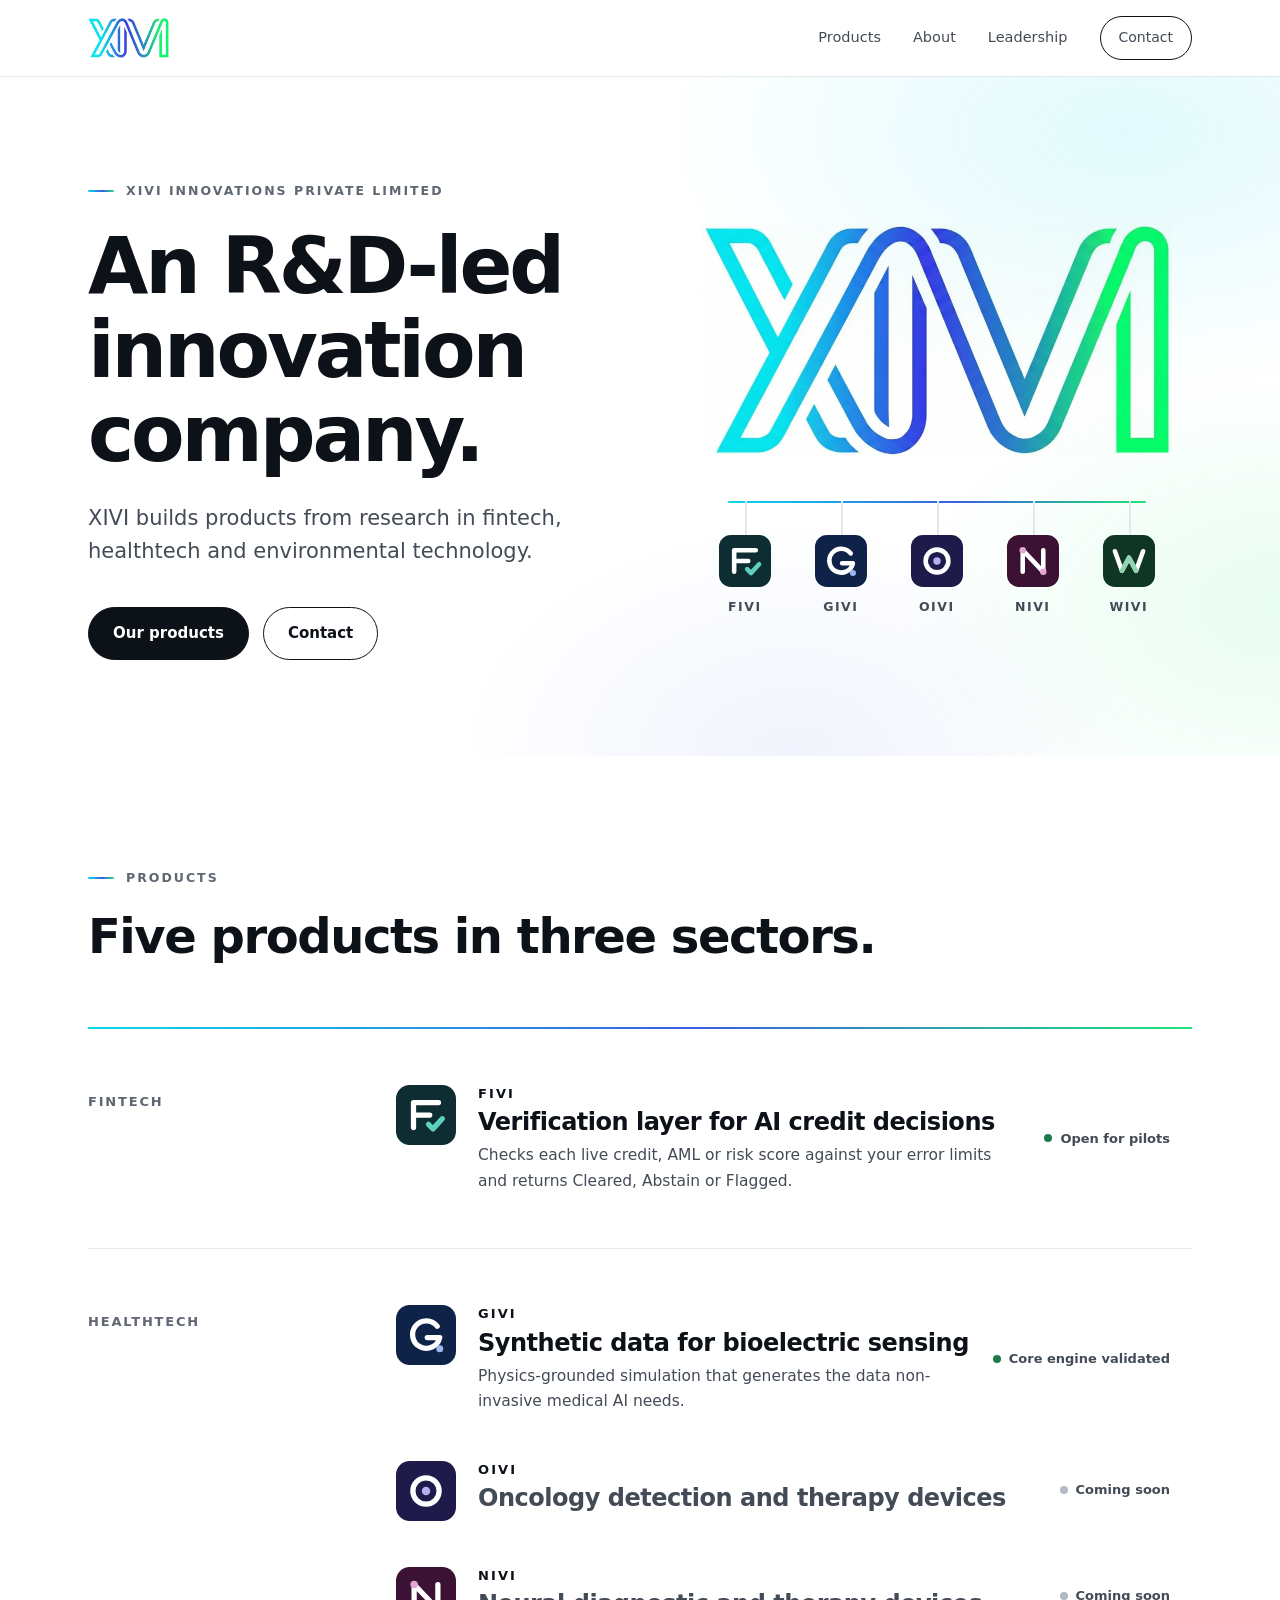
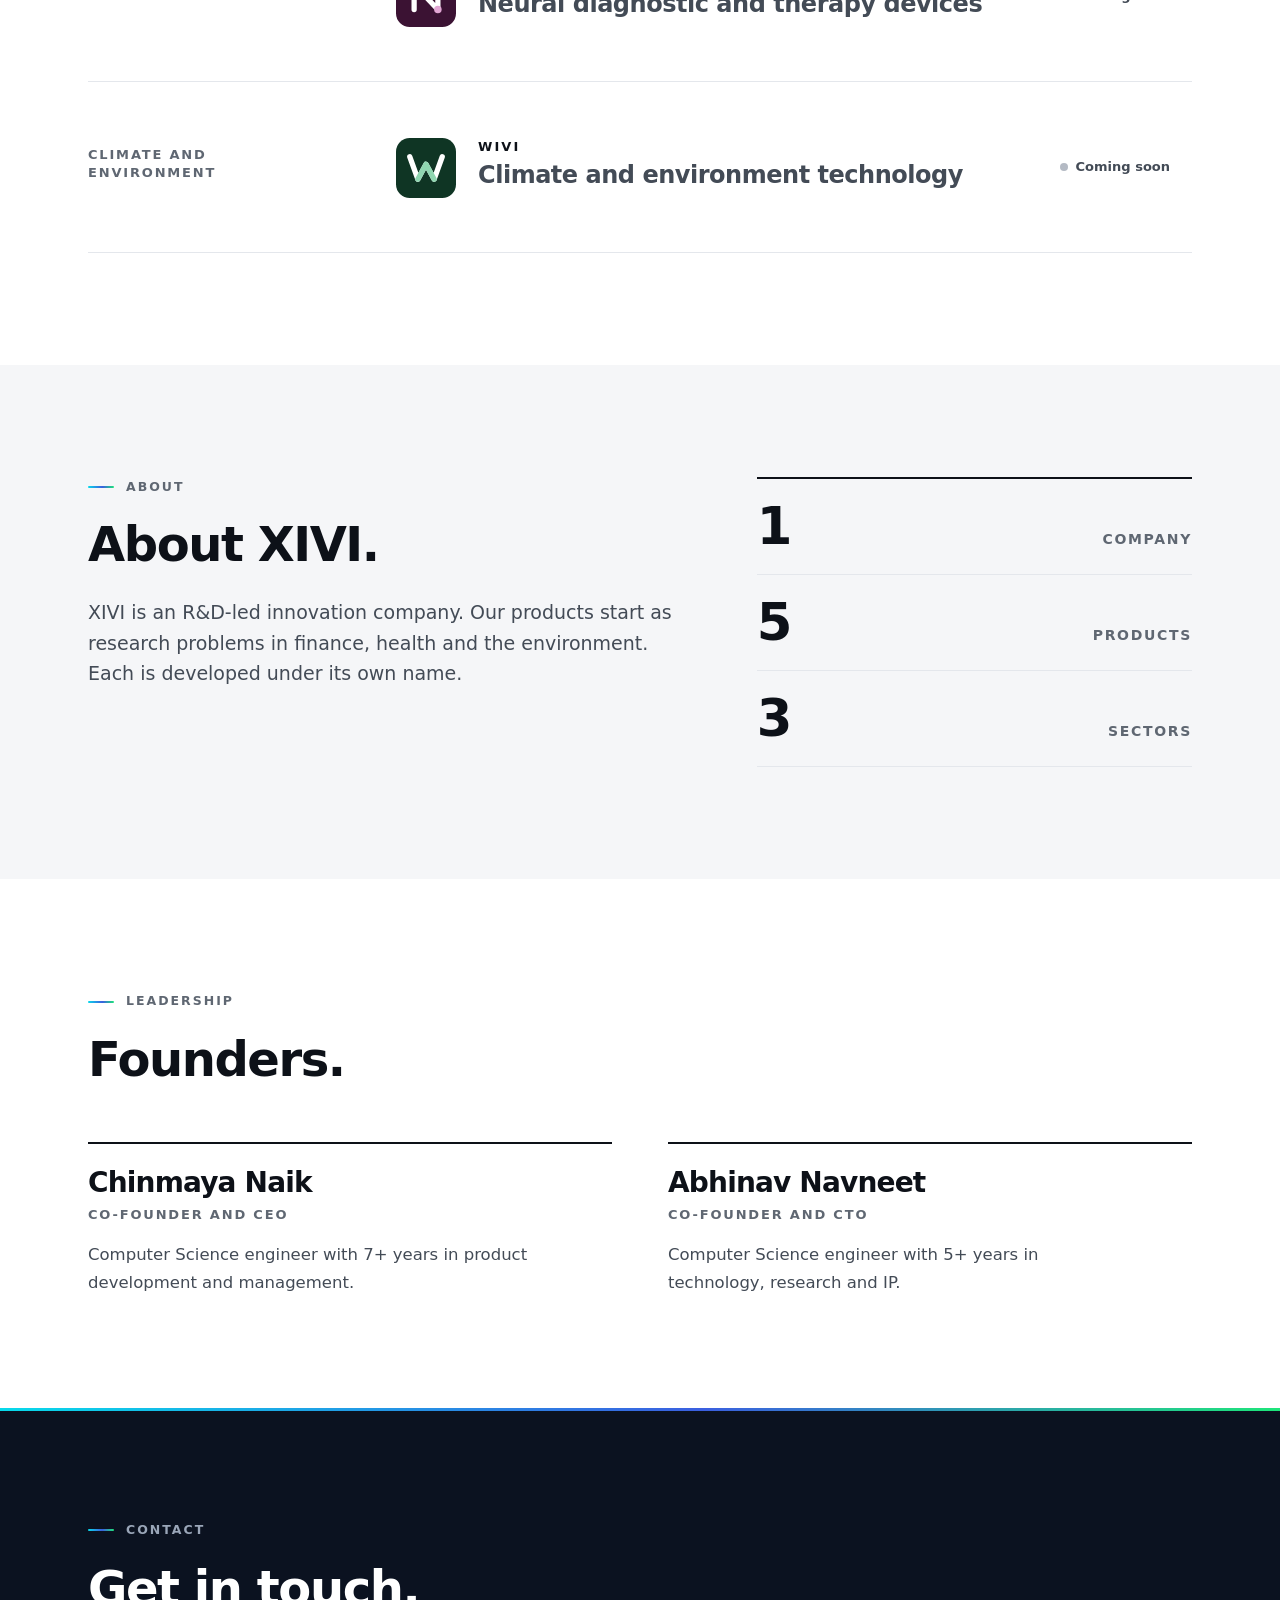
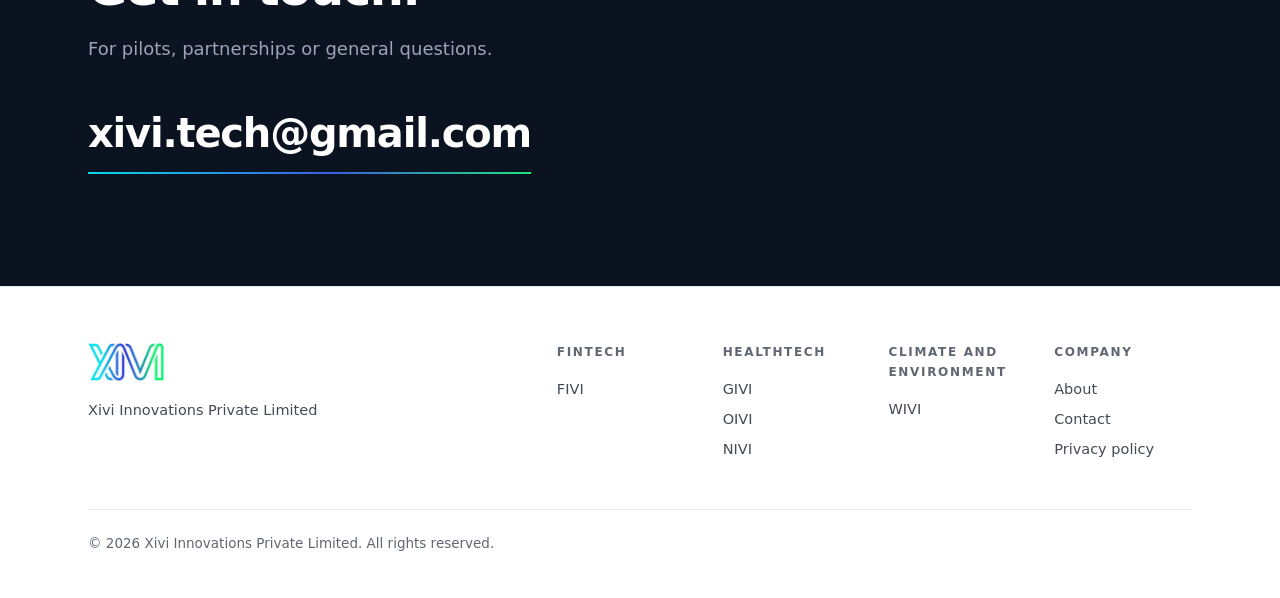
<file: index.html>
<!doctype html>
<html lang="en-IN">
<head>
<meta charset="utf-8">
<meta name="viewport" content="width=device-width, initial-scale=1">
<meta http-equiv="Content-Security-Policy" content="default-src 'none'; script-src 'self'; style-src 'self' https://fonts.googleapis.com; font-src https://fonts.gstatic.com; img-src 'self' data:; connect-src 'none'; form-action 'none'; base-uri 'none'; object-src 'none'; manifest-src 'none'">
<meta name="referrer" content="strict-origin-when-cross-origin">
<meta name="color-scheme" content="only light">
<title>XIVI — R&amp;D-led innovation company | Xivi Innovations</title>
<meta name="description" content="XIVI is an R&amp;D-led innovation company building products in fintech, healthtech and climate technology: FIVI, GIVI, OIVI, NIVI and WIVI.">
<meta name="robots" content="index, follow, max-image-preview:large">
<meta name="theme-color" content="#ffffff">
<link rel="canonical" href="https://xivi.work/">
<link rel="icon" href="assets/xivi-mark.svg" type="image/svg+xml">
<link rel="icon" href="assets/favicon-48.png" sizes="48x48" type="image/png">
<link rel="apple-touch-icon" href="assets/apple-touch-icon.png">
<meta property="og:type" content="website">
<meta property="og:site_name" content="XIVI">
<meta property="og:locale" content="en_IN">
<meta property="og:title" content="XIVI — R&amp;D-led innovation company | Xivi Innovations">
<meta property="og:description" content="XIVI is an R&amp;D-led innovation company building products in fintech, healthtech and climate technology: FIVI, GIVI, OIVI, NIVI and WIVI.">
<meta property="og:url" content="https://xivi.work/">
<meta property="og:image" content="https://xivi.work/assets/og.png">
<meta property="og:image:width" content="1200">
<meta property="og:image:height" content="630">
<meta property="og:image:alt" content="XIVI by Xivi Innovations">
<meta name="twitter:card" content="summary_large_image">
<meta name="twitter:title" content="XIVI — R&amp;D-led innovation company | Xivi Innovations">
<meta name="twitter:description" content="XIVI is an R&amp;D-led innovation company building products in fintech, healthtech and climate technology: FIVI, GIVI, OIVI, NIVI and WIVI.">
<meta name="twitter:image" content="https://xivi.work/assets/og.png">
<script type="application/ld+json">
{
 "@context": "https://schema.org",
 "@graph": [
  {
   "@type": "Organization",
   "@id": "https://xivi.work/#org",
   "name": "Xivi Innovations Private Limited",
   "alternateName": "XIVI",
   "url": "https://xivi.work/",
   "logo": "https://xivi.work/assets/xivi-logo.png",
   "email": "xivi.tech@gmail.com",
   "description": "R&D-led innovation company building products in fintech, healthtech and environmental technology.",
   "brand": [
    {
     "@type": "Brand",
     "name": "FIVI",
     "description": "Verification layer for AI credit decisions"
    },
    {
     "@type": "Brand",
     "name": "GIVI",
     "description": "Synthetic data for bioelectric sensing"
    },
    {
     "@type": "Brand",
     "name": "OIVI",
     "description": "Oncology detection and therapy devices"
    },
    {
     "@type": "Brand",
     "name": "NIVI",
     "description": "Neural diagnostic and therapy devices"
    },
    {
     "@type": "Brand",
     "name": "WIVI",
     "description": "Climate and environment technology"
    }
   ],
   "founder": [
    {
     "@type": "Person",
     "name": "Chinmaya Naik",
     "jobTitle": "Co-Founder and CEO"
    },
    {
     "@type": "Person",
     "name": "Abhinav Navneet",
     "jobTitle": "Co-Founder and CTO"
    }
   ]
  },
  {
   "@type": "WebSite",
   "@id": "https://xivi.work/#website",
   "url": "https://xivi.work/",
   "name": "XIVI",
   "inLanguage": "en-IN",
   "publisher": {
    "@id": "https://xivi.work/#org"
   }
  }
 ]
}
</script>
<link rel="preconnect" href="https://fonts.googleapis.com">
<link rel="preconnect" href="https://fonts.gstatic.com" crossorigin>
<link href="https://fonts.googleapis.com/css2?family=Inter:wght@400;500;600;700&display=swap" rel="stylesheet">
<link rel="stylesheet" href="assets/hub.css?v=8">
<script src="assets/frame.js" defer></script>
</head>
<body>


<header>
  <div class="wrap nav">
    <a class="brand" href="#top" aria-label="XIVI home"><img src="assets/xivi-logo-sm.webp" alt="XIVI" width="320" height="159" decoding="async"></a>
    <nav class="links">
      <a href="#products">Products</a>
      <a href="#about">About</a>
      <a href="#leadership">Leadership</a>
      <a class="btn sm" href="#contact">Contact</a>
    </nav>
  </div>
</header>

<main id="top">

<section class="hero">
  <div class="wrap">
    <div>
      <p class="eyebrow">Xivi Innovations Private Limited</p>
      <h1>An R&amp;D-led innovation company.</h1>
      <p class="lead">XIVI builds products from research in fintech, healthtech and environmental technology.</p>
      <div class="cta">
        <a class="btn solid" href="#products">Our products</a>
        <a class="btn" href="#contact">Contact</a>
      </div>
    </div>

    <div class="family" aria-label="XIVI and its five products">
      <img class="big" src="assets/xivi-logo.webp" alt="XIVI" width="900" height="446" fetchpriority="high" decoding="async">
      <div class="rail">
        <span><img src="assets/fivi-mark.svg" alt="">FIVI</span>
        <span><img src="assets/givi-mark.svg" alt="">GIVI</span>
        <span><img src="assets/oivi-mark.svg" alt="">OIVI</span>
        <span><img src="assets/nivi-mark.svg" alt="">NIVI</span>
        <span><img src="assets/wivi-mark.svg" alt="">WIVI</span>
      </div>
    </div>
  </div>
</section>

<section id="products">
  <div class="wrap">
    <p class="eyebrow">Products</p>
    <h2>Five products in three sectors.</h2>

    <div class="plist">

      <div class="sector">
        <h3>Fintech</h3>
        <div class="prods">
          <div class="prod fivi">
            <img src="assets/fivi-mark.svg" alt="">
            <span><span class="n">FIVI</span><span class="t">Verification layer for AI credit decisions</span><span class="d">Checks each live credit, AML or risk score against your error limits and returns Cleared, Abstain or Flagged.</span></span>
            <span class="go"><span class="status">Open for pilots</span></span>
          </div>
        </div>
      </div>

      <div class="sector">
        <h3>Healthtech</h3>
        <div class="prods">
          <div class="prod givi">
            <img src="assets/givi-mark.svg" alt="">
            <span><span class="n">GIVI</span><span class="t">Synthetic data for bioelectric sensing</span><span class="d">Physics-grounded simulation that generates the data non-invasive medical AI needs.</span></span>
            <span class="go"><span class="status">Core engine validated</span></span>
          </div>
          <div class="prod soon oivi">
            <img src="assets/oivi-mark.svg" alt="">
            <span><span class="n">OIVI</span><span class="t">Oncology detection and therapy devices</span></span>
            <span class="go"><span class="status soon">Coming soon</span></span>
          </div>
          <div class="prod soon nivi">
            <img src="assets/nivi-mark.svg" alt="">
            <span><span class="n">NIVI</span><span class="t">Neural diagnostic and therapy devices</span></span>
            <span class="go"><span class="status soon">Coming soon</span></span>
          </div>
        </div>
      </div>

      <div class="sector">
        <h3>Climate and environment</h3>
        <div class="prods">
          <div class="prod soon wivi">
            <img src="assets/wivi-mark.svg" alt="">
            <span><span class="n">WIVI</span><span class="t">Climate and environment technology</span></span>
            <span class="go"><span class="status soon">Coming soon</span></span>
          </div>
        </div>
      </div>

    </div>
  </div>
</section>

<section id="about" class="tint">
  <div class="wrap about">
    <div>
      <p class="eyebrow">About</p>
      <h2>About XIVI.</h2>
      <p class="body">XIVI is an R&amp;D-led innovation company. Our products start as research problems in finance, health and the environment. Each is developed under its own name.</p>
    </div>
    <div class="facts">
      <div><b>1</b><span>Company</span></div>
      <div><b>5</b><span>Products</span></div>
      <div><b>3</b><span>Sectors</span></div>
    </div>
  </div>
</section>

<section id="leadership">
  <div class="wrap">
    <p class="eyebrow">Leadership</p>
    <h2>Founders.</h2>
    <div class="people">
      <div class="person">
        <h3>Chinmaya Naik</h3><span class="role">Co-Founder and CEO</span>
        <p>Computer Science engineer with 7+ years in product development and management.</p>
      </div>
      <div class="person">
        <h3>Abhinav Navneet</h3><span class="role">Co-Founder and CTO</span>
        <p>Computer Science engineer with 5+ years in technology, research and IP.</p>
      </div>
    </div>
  </div>
</section>

<section id="contact" class="contact">
  <div class="wrap">
    <p class="eyebrow">Contact</p>
    <h2>Get in touch.</h2>
    <p class="sub">For pilots, partnerships or general questions.</p>
    <a class="mail" href="mailto:xivi.tech@gmail.com">xivi.tech@gmail.com</a>
  </div>
</section>

</main>

<footer>
  <div class="wrap">
    <div class="fgrid">
      <div class="fbrand">
        <img src="assets/xivi-logo-sm.webp" alt="XIVI" width="320" height="159" decoding="async">
        <p>Xivi Innovations Private Limited</p>
      </div>
      <div class="fcols">
        <div><h4>Fintech</h4><span>FIVI</span></div>
        <div><h4>Healthtech</h4><span>GIVI</span><span>OIVI</span><span>NIVI</span></div>
        <div><h4>Climate and environment</h4><span>WIVI</span></div>
        <div><h4>Company</h4><a href="#about">About</a><a href="#contact">Contact</a><a href="privacy.html">Privacy policy</a></div>
      </div>
    </div>
    <div class="fbottom">© 2026 Xivi Innovations Private Limited. All rights reserved.</div>
  </div>
</footer>

</body>
</html>
</file>
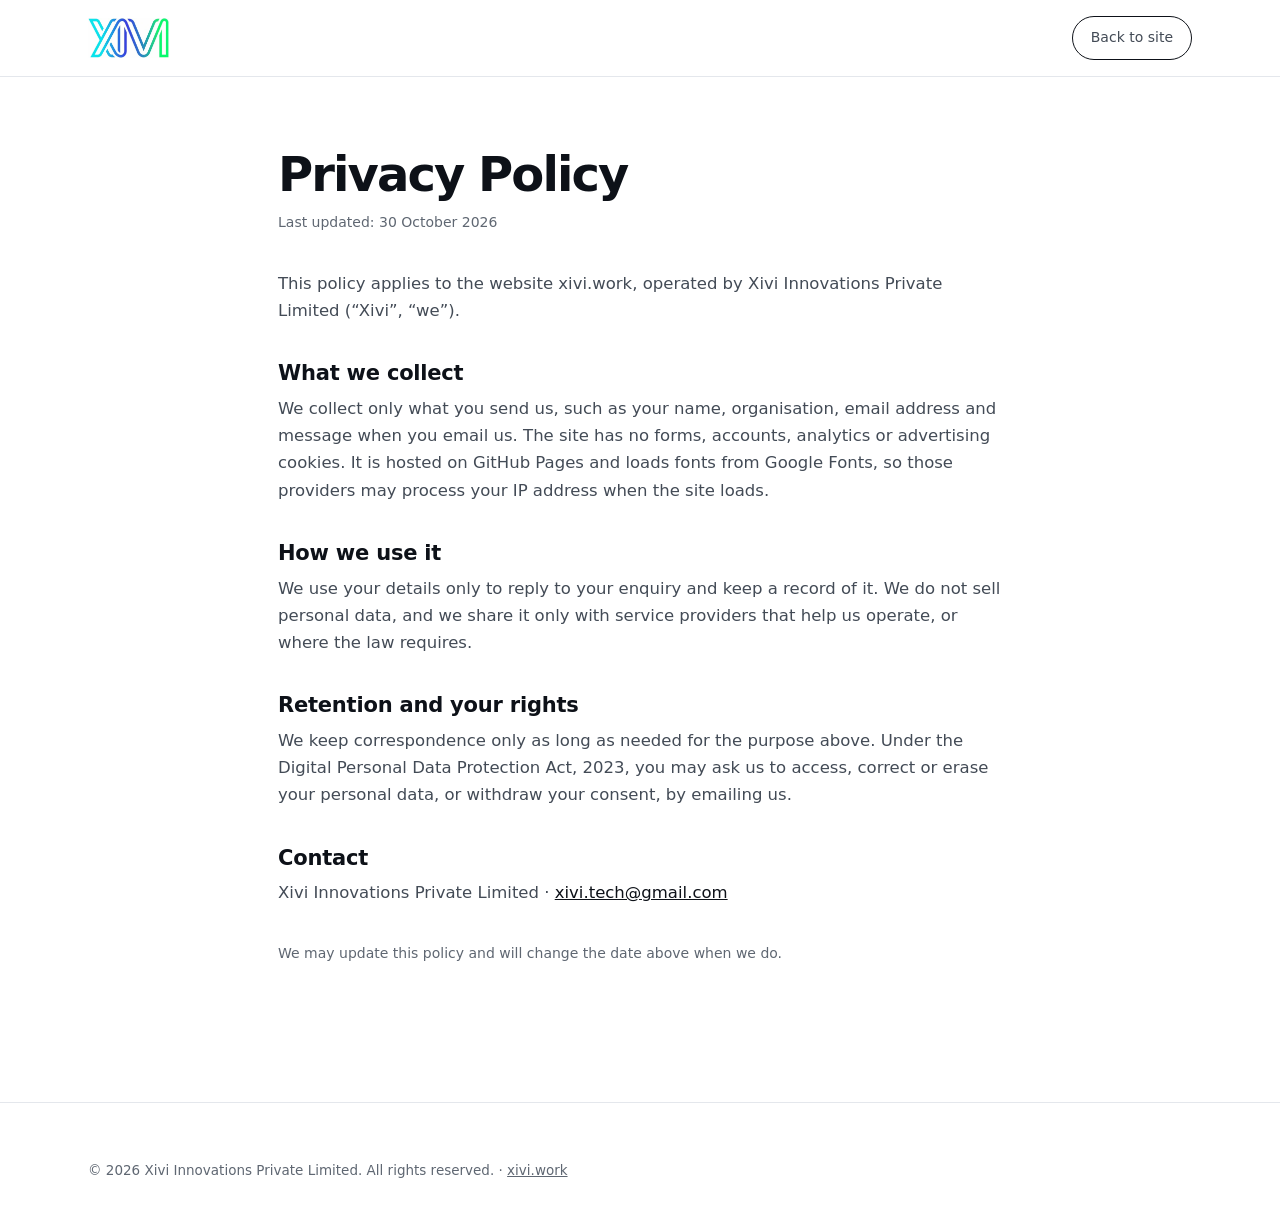
<file: privacy.html>
<!doctype html>
<html lang="en-IN">
<head>
<meta charset="utf-8">
<meta name="viewport" content="width=device-width, initial-scale=1">
<meta http-equiv="Content-Security-Policy" content="default-src 'none'; script-src 'self'; style-src 'self' https://fonts.googleapis.com; font-src https://fonts.gstatic.com; img-src 'self' data:; connect-src 'none'; form-action 'none'; base-uri 'none'; object-src 'none'; manifest-src 'none'">
<meta name="referrer" content="strict-origin-when-cross-origin">
<meta name="color-scheme" content="only light">
<title>Privacy Policy | XIVI</title>
<meta name="description" content="How Xivi Innovations Private Limited handles personal data collected through xivi.work.">
<meta name="robots" content="index, follow, max-image-preview:large">
<meta name="theme-color" content="#ffffff">
<link rel="canonical" href="https://xivi.work/privacy.html">
<link rel="icon" href="assets/xivi-mark.svg" type="image/svg+xml">
<link rel="icon" href="assets/favicon-48.png" sizes="48x48" type="image/png">
<link rel="apple-touch-icon" href="assets/apple-touch-icon.png">
<meta property="og:type" content="website">
<meta property="og:site_name" content="XIVI">
<meta property="og:locale" content="en_IN">
<meta property="og:title" content="Privacy Policy | XIVI">
<meta property="og:description" content="How Xivi Innovations Private Limited handles personal data collected through xivi.work.">
<meta property="og:url" content="https://xivi.work/privacy.html">
<meta property="og:image" content="https://xivi.work/assets/og.png">
<meta property="og:image:width" content="1200">
<meta property="og:image:height" content="630">
<meta property="og:image:alt" content="XIVI by Xivi Innovations">
<meta name="twitter:card" content="summary_large_image">
<meta name="twitter:title" content="Privacy Policy | XIVI">
<meta name="twitter:description" content="How Xivi Innovations Private Limited handles personal data collected through xivi.work.">
<meta name="twitter:image" content="https://xivi.work/assets/og.png">
<link rel="preconnect" href="https://fonts.googleapis.com">
<link rel="preconnect" href="https://fonts.gstatic.com" crossorigin>
<link href="https://fonts.googleapis.com/css2?family=Inter:wght@400;500;600;700&display=swap" rel="stylesheet">
<link rel="stylesheet" href="assets/hub.css?v=8">
<script src="assets/frame.js" defer></script>
</head>
<body>


<header>
  <div class="wrap nav">
    <a class="brand" href="./" aria-label="XIVI home"><img src="assets/xivi-logo-sm.webp" alt="XIVI" width="320" height="159" decoding="async"></a>
    <nav class="links"><a class="btn sm" href="./">Back to site</a></nav>
  </div>
</header>

<main class="legal">
  <div class="wrap">
    <h1>Privacy Policy</h1>
    <p class="upd">Last updated: 30 October 2026</p>

    <p>This policy applies to the website xivi.work, operated by Xivi Innovations Private Limited (“Xivi”, “we”).</p>

    <h2>What we collect</h2>
    <p>We collect only what you send us, such as your name, organisation, email address and message when you email us. The site has no forms, accounts, analytics or advertising cookies. It is hosted on GitHub Pages and loads fonts from Google Fonts, so those providers may process your IP address when the site loads.</p>

    <h2>How we use it</h2>
    <p>We use your details only to reply to your enquiry and keep a record of it. We do not sell personal data, and we share it only with service providers that help us operate, or where the law requires.</p>

    <h2>Retention and your rights</h2>
    <p>We keep correspondence only as long as needed for the purpose above. Under the Digital Personal Data Protection Act, 2023, you may ask us to access, correct or erase your personal data, or withdraw your consent, by emailing us.</p>

    <h2>Contact</h2>
    <p>Xivi Innovations Private Limited · <a href="mailto:xivi.tech@gmail.com">xivi.tech@gmail.com</a></p>

    <p class="upd mt36">We may update this policy and will change the date above when we do.</p>
  </div>
</main>

<footer>
  <div class="wrap">
    <div class="fbottom flat">© 2026 Xivi Innovations Private Limited. All rights reserved. · <a href="./">xivi.work</a></div>
  </div>
</footer>

</body>
</html>
</file>
<file: assets/hub.css>
/* XIVI parent site: neutral system, the XIVI gradient is the only brand colour */
:root{
  --bg:#fff; --tint:#f5f6f8; --line:#e4e7ec;
  --ink:#0d1118; --ink2:#434b56; --mute:#5f6772;
  --dark:#0b1220; --dark2:#131c2e; --onDark:#e7ecf3; --muteDark:#9aa6b8;
  --grad:linear-gradient(90deg,#08d9ea,#3b5fe0 55%,#1ee57a);
  --ok:#1f7a4a;
  color-scheme:only light;
}
*{box-sizing:border-box}
html{scroll-behavior:smooth;scroll-padding-top:90px}
body{margin:0;background:var(--bg);color:var(--ink);font:16px/1.65 Inter,system-ui,-apple-system,"Segoe UI",Roboto,sans-serif;-webkit-font-smoothing:antialiased}
img{max-width:100%;display:block}
a{color:inherit}
p{margin:0}
.wrap{max-width:1160px;margin:0 auto;padding:0 28px}
:focus-visible{outline:3px solid #3b5fe0;outline-offset:3px;border-radius:4px}

.eyebrow{display:flex;align-items:center;gap:12px;margin:0 0 22px;font-size:12.5px;font-weight:600;letter-spacing:.16em;text-transform:uppercase;color:var(--mute)}
.eyebrow::before{content:"";width:26px;height:2px;background:var(--grad);border-radius:2px}
h1,h2,h3{margin:0;letter-spacing:-.03em;line-height:1.08;color:var(--ink)}
h1{font-size:clamp(42px,6.2vw,78px);font-weight:600;letter-spacing:-.04em}
h2{font-size:clamp(30px,4vw,48px);font-weight:600}
.lead{font-size:clamp(18px,2vw,21px);color:var(--ink2);max-width:520px;margin-top:26px;line-height:1.55}

/* header */
header{position:sticky;top:0;z-index:20;background:rgba(255,255,255,.92);backdrop-filter:blur(10px);border-bottom:1px solid var(--line)}
.nav{display:flex;align-items:center;justify-content:space-between;height:76px}
.brand{display:block;line-height:0}
.brand img{height:40px;width:auto;mix-blend-mode:multiply}
.links{display:flex;align-items:center;gap:32px}
.links a{font-size:14.5px;font-weight:500;color:var(--ink2);text-decoration:none;white-space:nowrap}
.links a:hover{color:var(--ink)}
.btn{display:inline-flex;align-items:center;gap:8px;padding:13px 24px;border-radius:999px;font-weight:600;font-size:15px;text-decoration:none;border:1px solid var(--ink);color:var(--ink);background:transparent;white-space:nowrap}
.btn:hover{background:var(--ink);color:#fff}
.btn.solid{background:var(--ink);color:#fff}
.btn.solid:hover{background:#262d38;border-color:#262d38}
.btn.sm{padding:9px 18px;font-size:14px}
@media(max-width:860px){.links a:not(.btn){display:none}}

/* hero */
.hero{position:relative;overflow:hidden;padding:104px 0 96px;
  background:radial-gradient(760px 420px at 88% 8%,rgba(8,217,234,.12),transparent 62%),radial-gradient(640px 400px at 100% 78%,rgba(30,229,122,.10),transparent 60%),radial-gradient(520px 360px at 62% 100%,rgba(59,95,224,.07),transparent 65%)}
.hero .wrap{display:grid;grid-template-columns:1.05fr .95fr;gap:72px;align-items:center}
.hero .cta{display:flex;gap:14px;flex-wrap:wrap;margin-top:40px}
.family{display:grid;gap:44px}
.family .big{width:100%;height:auto;max-width:470px;mix-blend-mode:multiply;justify-self:start}
.rail{position:relative;display:grid;grid-template-columns:repeat(5,1fr);gap:10px;padding-top:34px;max-width:470px}
.rail::before{content:"";position:absolute;left:26px;right:26px;top:0;height:2px;background:var(--grad);border-radius:2px}
.rail span{position:relative;display:flex;flex-direction:column;align-items:center;gap:10px;text-decoration:none;font-size:12.5px;font-weight:700;letter-spacing:.12em;color:var(--ink2)}
.rail span::before{content:"";position:absolute;top:-34px;left:50%;width:2px;height:34px;background:var(--line)}
.rail img{width:52px;height:52px;transition:transform .18s}
@media(max-width:900px){.hero{padding:56px 0 64px}.hero .wrap{grid-template-columns:1fr;gap:56px}}

/* sections */
section{padding:112px 0}
section.tint{background:var(--tint)}
@media(max-width:700px){section{padding:72px 0}}

/* product list grouped by sector */
.plist{margin-top:64px;border-top:2px solid transparent;border-image:var(--grad) 1}
.sector{display:grid;grid-template-columns:250px 1fr;gap:36px;padding:34px 0;border-bottom:1px solid var(--line)}
.sector>h3{font-size:13px;font-weight:600;letter-spacing:.14em;text-transform:uppercase;color:var(--mute);padding-top:30px;line-height:1.4}
.prods{display:grid;gap:4px}
.prod{display:grid;grid-template-columns:60px 1fr auto;gap:22px;align-items:start;padding:20px 22px;border-radius:16px;text-decoration:none;position:relative;transition:background .15s}
.prod::before{content:"";position:absolute;left:0;top:18px;bottom:18px;width:3px;border-radius:3px;background:var(--acc);opacity:0;transition:opacity .15s}
.prod img{width:60px;height:60px;margin-top:2px}
.prod .n{display:block;font-size:13px;font-weight:700;letter-spacing:.16em;color:var(--ink)}
.prod .t{display:block;font-size:clamp(19px,2.2vw,24px);font-weight:600;letter-spacing:-.02em;line-height:1.25;margin-top:3px}
.prod .d{display:block;font-size:15.5px;color:var(--ink2);margin-top:6px;max-width:560px}
.prod .go{display:flex;align-items:center;gap:16px;align-self:center}
.status{display:inline-flex;align-items:center;gap:8px;font-size:13px;font-weight:600;color:var(--ink2);white-space:nowrap}
.status::before{content:"";width:8px;height:8px;border-radius:50%;background:var(--ok)}
.status.soon::before{background:#b4bac4}
.arrow{font-size:20px;color:var(--ink);transition:transform .15s}
.prod.soon .t{color:var(--ink2)}
@media(max-width:900px){
  .sector{grid-template-columns:1fr;gap:6px;padding:28px 0}
  .sector>h3{padding-top:0}
}
@media(max-width:620px){
  .prod{grid-template-columns:48px 1fr;gap:16px;padding:18px 14px}
  .prod img{width:48px;height:48px}
  .prod .go{grid-column:2;justify-content:space-between}
}

/* about */
.about{display:grid;grid-template-columns:1.15fr .85fr;gap:80px;align-items:start}
.about p.body{font-size:19px;color:var(--ink2);margin-top:26px;max-width:600px;line-height:1.6}
.facts{display:grid;gap:0;border-top:2px solid var(--ink)}
.facts div{display:flex;align-items:baseline;justify-content:space-between;gap:20px;padding:22px 0;border-bottom:1px solid var(--line)}
.facts b{font-size:clamp(34px,4vw,52px);font-weight:600;letter-spacing:-.04em;line-height:1}
.facts span{font-size:14px;font-weight:600;letter-spacing:.12em;text-transform:uppercase;color:var(--mute)}
@media(max-width:860px){.about{grid-template-columns:1fr;gap:48px}}

/* leadership */
.people{display:grid;grid-template-columns:repeat(2,1fr);gap:56px;margin-top:56px}
.person{border-top:2px solid var(--ink);padding-top:24px}
.person h3{font-size:28px;font-weight:600;letter-spacing:-.03em}
.person .role{display:block;margin-top:6px;font-size:13px;font-weight:600;letter-spacing:.14em;text-transform:uppercase;color:var(--mute)}
.person p{margin-top:16px;font-size:16.5px;color:var(--ink2);max-width:460px}
@media(max-width:760px){.people{grid-template-columns:1fr;gap:40px}}

/* contact */
.contact{position:relative;background:var(--dark);color:var(--onDark)}
.contact::before{content:"";position:absolute;left:0;right:0;top:0;height:3px;background:var(--grad)}
.contact .eyebrow{color:var(--muteDark)}
.contact h2{color:#fff}
.contact p.sub{margin-top:20px;color:var(--muteDark);font-size:18px;max-width:520px}
.mail{display:inline-block;margin-top:36px;font-size:clamp(24px,4vw,40px);font-weight:600;letter-spacing:-.03em;color:#fff;text-decoration:none;border-bottom:2px solid transparent;border-image:var(--grad) 1;padding-bottom:6px}
.mail:hover{opacity:.85}

/* footer */
footer{background:#fff;border-top:1px solid var(--line);padding:56px 0 44px}
.fgrid{display:grid;grid-template-columns:1.3fr 2fr;gap:56px}
.fbrand img{height:38px;width:auto;mix-blend-mode:multiply}
.fbrand p{margin-top:18px;font-size:14.5px;color:var(--ink2);max-width:320px}
.fcols{display:grid;grid-template-columns:repeat(4,1fr);gap:28px}
.fcols h4{margin:0 0 12px;font-size:12px;font-weight:600;letter-spacing:.14em;text-transform:uppercase;color:var(--mute)}
.fcols a,.fcols span{display:block;font-size:14.5px;color:var(--ink2);text-decoration:none;padding:3px 0}
.fcols a:hover{color:var(--ink);text-decoration:underline}
.fbottom{margin-top:44px;padding-top:22px;border-top:1px solid var(--line);font-size:13.5px;color:var(--mute)}
@media(max-width:860px){.fgrid{grid-template-columns:1fr;gap:36px}.fcols{grid-template-columns:repeat(2,1fr)}}

/* legal pages */
.legal{padding:72px 0 100px}
.legal .wrap{max-width:780px}
.legal h1{font-size:clamp(34px,5vw,48px);margin-bottom:10px}
.legal .upd{color:var(--mute);font-size:14px;margin-bottom:36px}
.legal h2{font-size:21px;letter-spacing:-.01em;margin:38px 0 10px}
.legal p{color:var(--ink2);font-size:16.5px}
.legal p+p{margin-top:12px}
.legal a{color:var(--ink)}

/* classes that replace former inline styles */
.mt36{margin-top:36px}
.fbottom.flat{margin-top:0;border-top:0;padding-top:0}
.prod.fivi{--acc:#167a87}.prod.givi{--acc:#2f66c9}.prod.oivi{--acc:#5148c8}.prod.nivi{--acc:#a3358a}.prod.wivi{--acc:#1c7a50}
[hidden]{display:none !important}

.legal .mt36{margin-top:36px}
</file>
